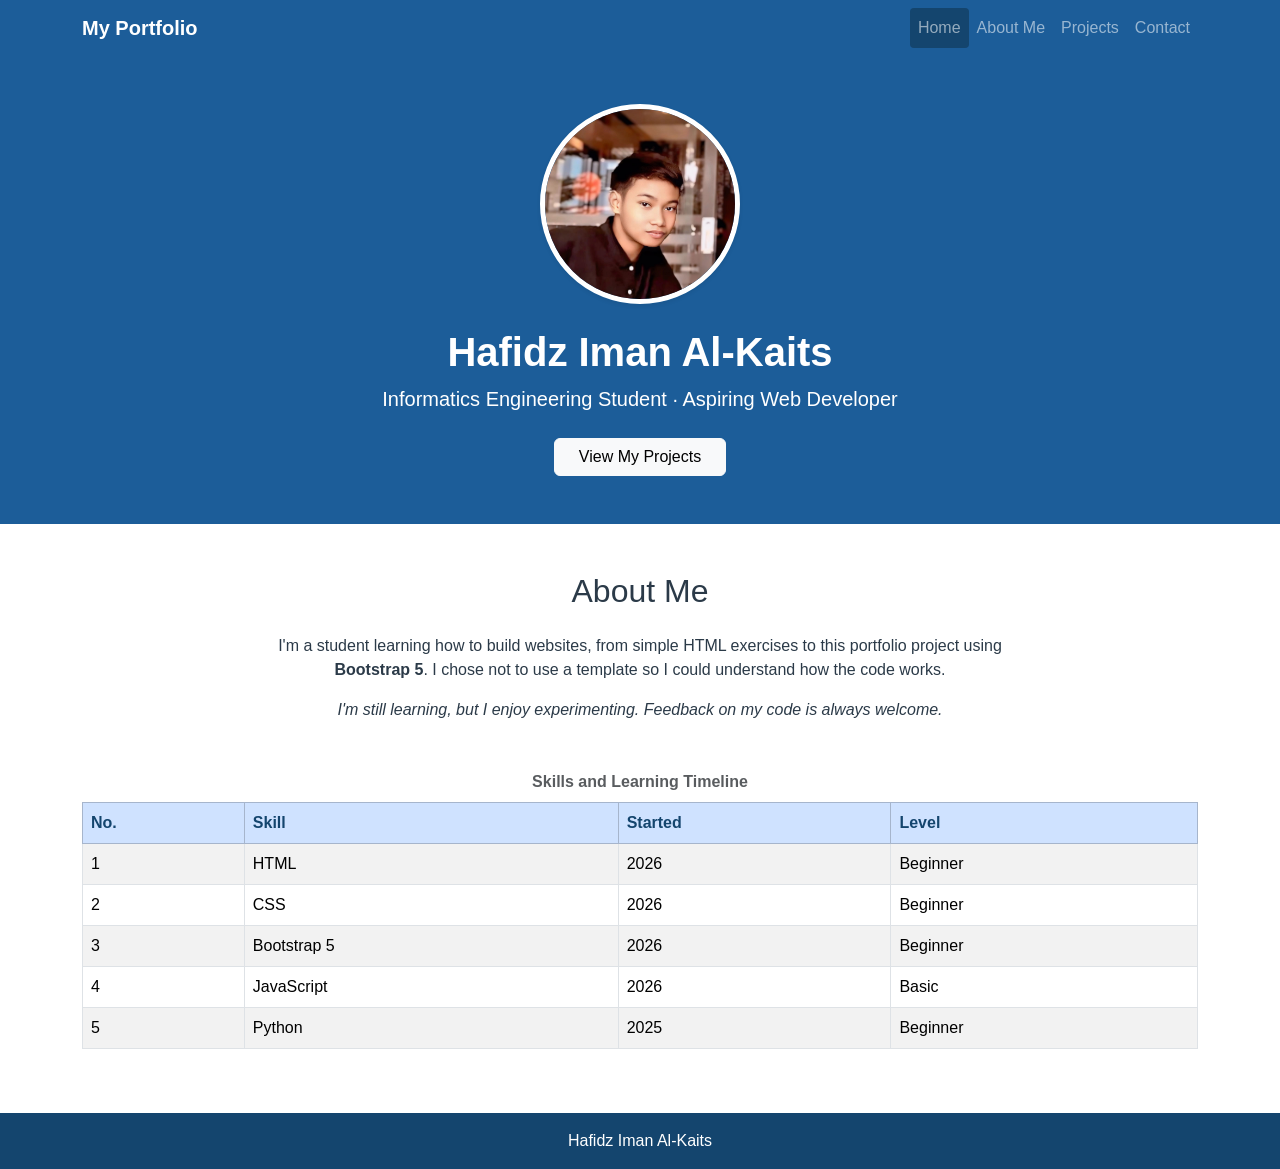
<file: index.html>
<!DOCTYPE html>
<html lang="en">
<head>
  <meta charset="UTF-8">
  <meta name="viewport" content="width=device-width, initial-scale=1">
  <meta name="description" content="Hafidz Iman Al-Kaits' personal portfolio">
  <title>Portfolio - Home</title>

  <link href="https://cdn.jsdelivr.net/npm/bootstrap@5.3.3/dist/css/bootstrap.min.css" rel="stylesheet">
  <link rel="stylesheet" href="css/style.css">
</head>
<body>

  <header>
    <nav class="navbar navbar-expand-lg navbar-dark bg-primary nav-biru">
      <div class="container">
        <a class="navbar-brand fw-semibold" href="index.html">My Portfolio</a>
        <button class="navbar-toggler" type="button" data-bs-toggle="collapse" data-bs-target="#menu" aria-label="Toggle navigation">
          <span class="navbar-toggler-icon"></span>
        </button>
        <div class="collapse navbar-collapse" id="menu">
          <ul class="navbar-nav ms-auto">
            <li class="nav-item"><a class="nav-link aktif" href="index.html">Home</a></li>
            <li class="nav-item"><a class="nav-link" href="index.html#tentang">About Me</a></li>
            <li class="nav-item"><a class="nav-link" href="proyek.html">Projects</a></li>
            <li class="nav-item"><a class="nav-link" href="kontak.html">Contact</a></li>
          </ul>
        </div>
      </div>
    </nav>
  </header>

  <main>

    <section id="beranda" class="text-center py-5 hero-biru">
      <div class="container">
        <img src="img/foto.jpg" alt="Hafidz Iman Al-Kaits' profile photo" class="foto-profil mb-4 shadow-sm">
        <h1 class="fw-bold">Hafidz Iman Al-Kaits</h1>
        <p class="lead mb-4">Informatics Engineering Student &middot; Aspiring Web Developer</p>
        <a href="proyek.html" class="btn btn-light px-4">View My Projects</a>
      </div>
    </section>

    <section id="tentang" class="py-5">
      <div class="container">
        <h2 class="mb-4 text-center">About Me</h2>
        <div class="row justify-content-center">
          <div class="col-lg-8">
            <p class="text-center">
              I'm a student learning how to build websites, from simple HTML
              exercises to this portfolio project using <strong>Bootstrap 5</strong>.
              I chose not to use a template so I could understand how the code works.
            </p>
            <p class="text-center">
        <em>I'm still learning, but I enjoy experimenting. Feedback on my code is always welcome.</em>
            </p>
          </div>
        </div>

        <div class="table-responsive mt-4">
          <table class="table table-striped table-bordered align-middle">
            <caption class="text-center fw-semibold">Skills and Learning Timeline</caption>
            <thead class="table-primary">
              <tr>
                <th>No.</th>
                <th>Skill</th>
                <th>Started</th>
                <th>Level</th>
              </tr>
            </thead>
            <tbody>
              <tr><td>1</td><td>HTML</td><td>2026</td><td>Beginner</td></tr>
              <tr><td>2</td><td>CSS</td><td>2026</td><td>Beginner</td></tr>
              <tr><td>3</td><td>Bootstrap 5</td><td>2026</td><td>Beginner</td></tr>
              <tr><td>4</td><td>JavaScript</td><td>2026</td><td>Basic</td></tr>
              <tr><td>5</td><td>Python</td><td>2025</td><td>Beginner</td></tr>
            </tbody>
          </table>
        </div>
      </div>
    </section>

  </main>

  <footer class="py-3 text-center footer-biru">
    <div class="container">
      <p class="mb-0">Hafidz Iman Al-Kaits</p>
    </div>
  </footer>

  <script src="https://cdn.jsdelivr.net/npm/bootstrap@5.3.3/dist/js/bootstrap.bundle.min.js"></script>
</body>
</html>
</file>
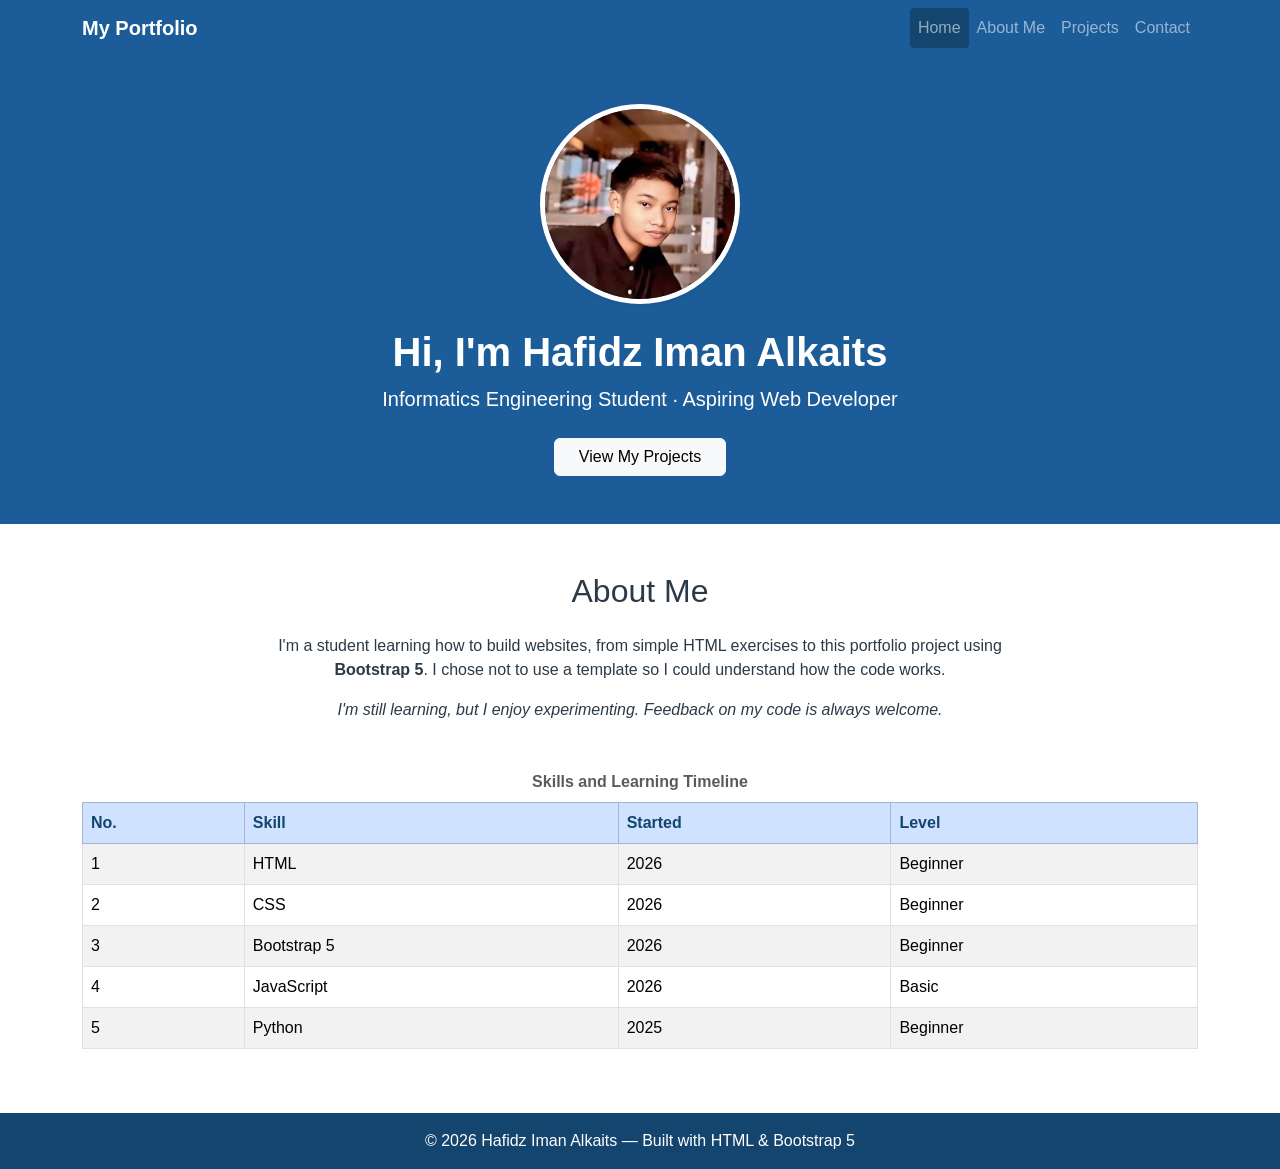
<file: my portfolio/index.html>
<!DOCTYPE html>
<html lang="en">
<head>
  <meta charset="UTF-8">
  <meta name="viewport" content="width=device-width, initial-scale=1">
  <meta name="description" content="Hafidz Iman Alkaits' personal portfolio">
  <title>Portfolio - Home</title>

  <link href="https://cdn.jsdelivr.net/npm/bootstrap@5.3.3/dist/css/bootstrap.min.css" rel="stylesheet">
  <link rel="stylesheet" href="css/style.css">
</head>
<body>

  <header>
    <nav class="navbar navbar-expand-lg navbar-dark bg-primary nav-biru">
      <div class="container">
        <a class="navbar-brand fw-semibold" href="index.html">My Portfolio</a>
        <button class="navbar-toggler" type="button" data-bs-toggle="collapse" data-bs-target="#menu" aria-label="Toggle navigation">
          <span class="navbar-toggler-icon"></span>
        </button>
        <div class="collapse navbar-collapse" id="menu">
          <ul class="navbar-nav ms-auto">
            <li class="nav-item"><a class="nav-link aktif" href="index.html">Home</a></li>
            <li class="nav-item"><a class="nav-link" href="index.html#tentang">About Me</a></li>
            <li class="nav-item"><a class="nav-link" href="proyek.html">Projects</a></li>
            <li class="nav-item"><a class="nav-link" href="kontak.html">Contact</a></li>
          </ul>
        </div>
      </div>
    </nav>
  </header>

  <main>

    <section id="beranda" class="text-center py-5 hero-biru">
      <div class="container">
        <img src="img/foto.jpg" alt="Hafidz Iman Alkaits' profile photo" class="foto-profil mb-4 shadow-sm">
        <h1 class="fw-bold">Hi, I'm Hafidz Iman Alkaits</h1>
        <p class="lead mb-4">Informatics Engineering Student &middot; Aspiring Web Developer</p>
        <a href="proyek.html" class="btn btn-light px-4">View My Projects</a>
      </div>
    </section>

    <section id="tentang" class="py-5">
      <div class="container">
        <h2 class="mb-4 text-center">About Me</h2>
        <div class="row justify-content-center">
          <div class="col-lg-8">
            <p class="text-center">
              I'm a student learning how to build websites, from simple HTML
              exercises to this portfolio project using <strong>Bootstrap 5</strong>.
              I chose not to use a template so I could understand how the code works.
            </p>
            <p class="text-center">
        <em>I'm still learning, but I enjoy experimenting. Feedback on my code is always welcome.</em>
            </p>
          </div>
        </div>

        <div class="table-responsive mt-4">
          <table class="table table-striped table-bordered align-middle">
            <caption class="text-center fw-semibold">Skills and Learning Timeline</caption>
            <thead class="table-primary">
              <tr>
                <th>No.</th>
                <th>Skill</th>
                <th>Started</th>
                <th>Level</th>
              </tr>
            </thead>
            <tbody>
              <tr><td>1</td><td>HTML</td><td>2026</td><td>Beginner</td></tr>
              <tr><td>2</td><td>CSS</td><td>2026</td><td>Beginner</td></tr>
              <tr><td>3</td><td>Bootstrap 5</td><td>2026</td><td>Beginner</td></tr>
              <tr><td>4</td><td>JavaScript</td><td>2026</td><td>Basic</td></tr>
              <tr><td>5</td><td>Python</td><td>2025</td><td>Beginner</td></tr>
            </tbody>
          </table>
        </div>
      </div>
    </section>

  </main>

  <footer class="py-3 text-center footer-biru">
    <div class="container">
      <p class="mb-0">&copy; 2026 Hafidz Iman Alkaits &mdash; Built with HTML &amp; Bootstrap 5</p>
    </div>
  </footer>

  <script src="https://cdn.jsdelivr.net/npm/bootstrap@5.3.3/dist/js/bootstrap.bundle.min.js"></script>
</body>
</html>
</file>
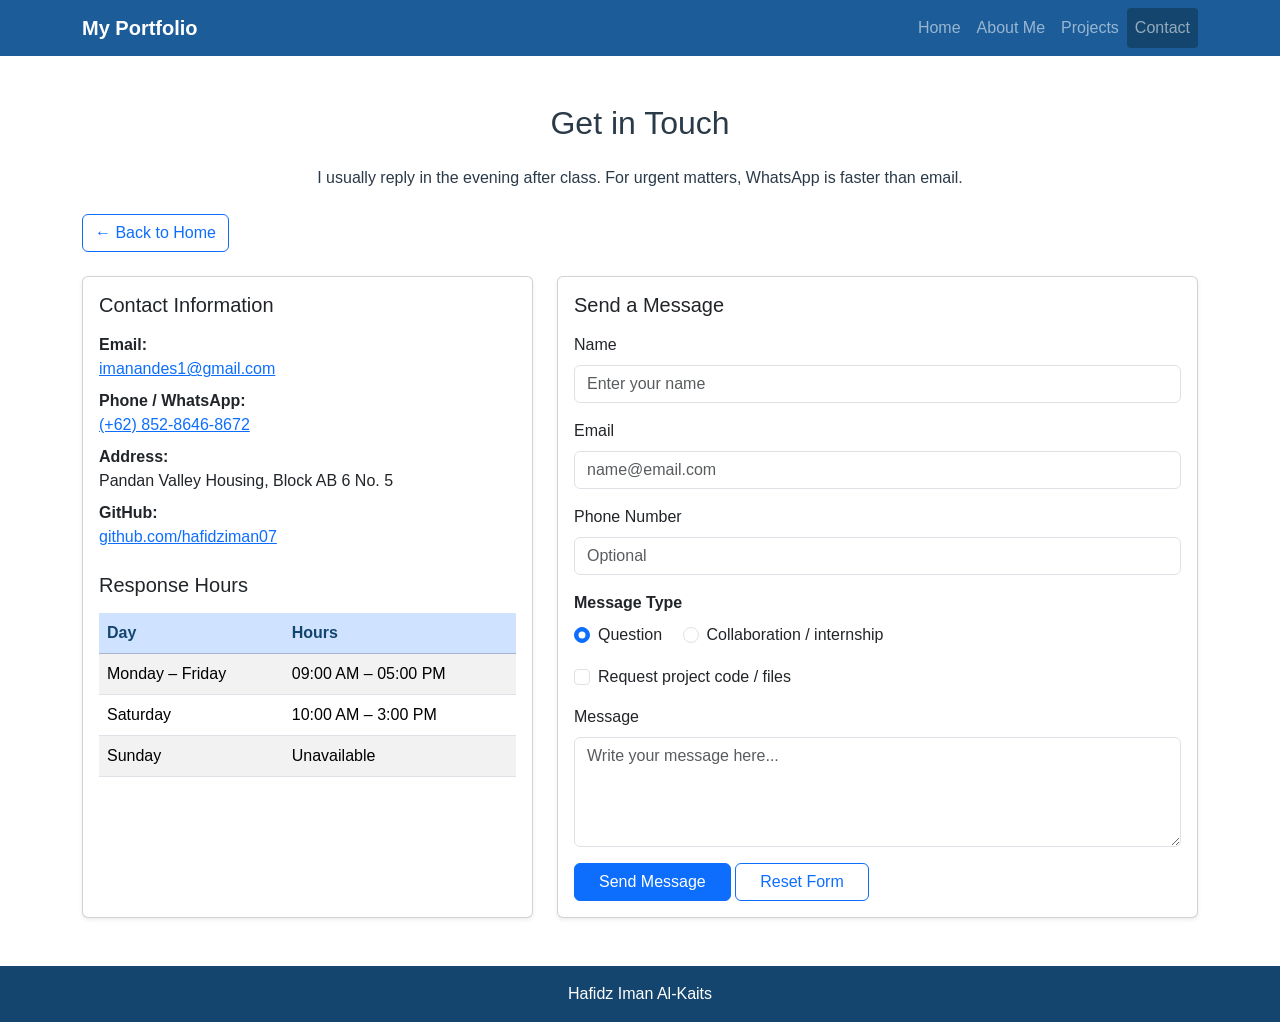
<file: kontak.html>
<!DOCTYPE html>
<html lang="en">
<head>
  <meta charset="UTF-8">
  <meta name="viewport" content="width=device-width, initial-scale=1">
  <meta name="description" content="Contact page and message form">
  <title>Portfolio - Contact</title>

  <link href="https://cdn.jsdelivr.net/npm/bootstrap@5.3.3/dist/css/bootstrap.min.css" rel="stylesheet">
  <link rel="stylesheet" href="css/style.css">
</head>
<body>

  <header>
    <nav class="navbar navbar-expand-lg navbar-dark bg-primary nav-biru">
      <div class="container">
        <a class="navbar-brand fw-semibold" href="index.html">My Portfolio</a>
        <button class="navbar-toggler" type="button" data-bs-toggle="collapse" data-bs-target="#menu" aria-label="Toggle navigation">
          <span class="navbar-toggler-icon"></span>
        </button>
        <div class="collapse navbar-collapse" id="menu">
          <ul class="navbar-nav ms-auto">
            <li class="nav-item"><a class="nav-link" href="index.html">Home</a></li>
            <li class="nav-item"><a class="nav-link" href="index.html#tentang">About Me</a></li>
            <li class="nav-item"><a class="nav-link" href="proyek.html">Projects</a></li>
            <li class="nav-item"><a class="nav-link aktif" href="kontak.html">Contact</a></li>
          </ul>
        </div>
      </div>
    </nav>
  </header>

  <main>
    <section id="kontak" class="py-5">
      <div class="container">
        <h2 class="mb-4 text-center">Get in Touch</h2>
        <p class="text-center mb-4">I usually reply in the evening after class. For urgent matters, WhatsApp is faster than email.</p>
        <p class="mb-4">
          <a href="index.html" class="btn btn-outline-primary">&larr; Back to Home</a>
        </p>

        <div class="row g-4">
          <div class="col-12 col-lg-5">
            <div class="card h-100 shadow-sm">
              <div class="card-body">
                <h5 class="card-title mb-3">Contact Information</h5>
                <p class="mb-2"><strong>Email:</strong><br>
                  <a href="https://mail.google.com/mail/?view=cm&amp;fs=1&amp;to=imanandes1%40gmail.com" target="_blank" rel="noopener noreferrer">imanandes1@gmail.com</a></p>
                <p class="mb-2"><strong>Phone / WhatsApp:</strong><br>
                  <a href="tel:+6285286468672">(+62) 852-8646-8672</a></p>
                <p class="mb-2"><strong>Address:</strong><br>Pandan Valley Housing, Block AB 6 No. 5</p>
                <p class="mb-0"><strong>GitHub:</strong><br>
                  <a href="https://github.com/hafidziman07" target="_blank" rel="noopener noreferrer">github.com/hafidziman07</a></p>
                <h5 class="mt-4 mb-3">Response Hours</h5>
                <div class="table-responsive">
                  <table class="table table-striped align-middle mb-0">
                    <thead class="table-primary">
                      <tr><th>Day</th><th>Hours</th></tr>
                    </thead>
                    <tbody>
                      <tr><td>Monday &ndash; Friday</td><td>09:00 AM &ndash; 05:00 PM</td></tr>
                      <tr><td>Saturday</td><td>10:00 AM &ndash; 3:00 PM</td></tr>
                      <tr><td>Sunday</td><td>Unavailable</td></tr>
                    </tbody>
                  </table>
                </div>
              </div>
            </div>
          </div>

          <div class="col-12 col-lg-7">
            <div class="card shadow-sm">
              <div class="card-body">
                <h5 class="card-title mb-3">Send a Message</h5>

                <form action="#" method="post">
                  <div class="mb-3">
                    <label for="nama" class="form-label">Name</label>
                    <input type="text" class="form-control" id="nama" name="nama" placeholder="Enter your name" required>
                  </div>

                  <div class="mb-3">
                    <label for="email" class="form-label">Email</label>
                    <input type="email" class="form-control" id="email" name="email" placeholder="name@email.com" required>
                  </div>

                  <div class="mb-3">
                    <label for="telepon" class="form-label">Phone Number</label>
                    <input type="text" class="form-control" id="telepon" name="telepon" placeholder="Optional">
                  </div>

                  <div class="mb-3">
                    <span class="form-label d-block fw-semibold">Message Type</span>
                    <div class="form-check form-check-inline">
                      <input class="form-check-input" type="radio" name="jenis" id="tanya" value="tanya" checked>
                      <label class="form-check-label" for="tanya">Question</label>
                    </div>
                    <div class="form-check form-check-inline">
                      <input class="form-check-input" type="radio" name="jenis" id="kerja" value="kerja">
                      <label class="form-check-label" for="kerja">Collaboration / internship</label>
                    </div>
                  </div>

                  <div class="form-check mb-3">
                    <input class="form-check-input" type="checkbox" id="minta" name="minta">
                    <label class="form-check-label" for="minta">Request project code / files</label>
                  </div>

                  <div class="mb-3">
                    <label for="pesan" class="form-label">Message</label>
                    <textarea class="form-control" id="pesan" name="pesan" rows="4" placeholder="Write your message here..." required></textarea>
                  </div>

                  <button type="submit" class="btn btn-primary px-4">Send Message</button>
                  <button type="reset" class="btn btn-outline-primary px-4">Reset Form</button>
                </form>

              </div>
            </div>
          </div>
        </div>

      </div>
    </section>
  </main>

  <footer class="py-3 text-center footer-biru">
    <div class="container">
      <p class="mb-0">Hafidz Iman Al-Kaits</p>
    </div>
  </footer>

  <script src="https://cdn.jsdelivr.net/npm/bootstrap@5.3.3/dist/js/bootstrap.bundle.min.js"></script>
</body>
</html>
</file>
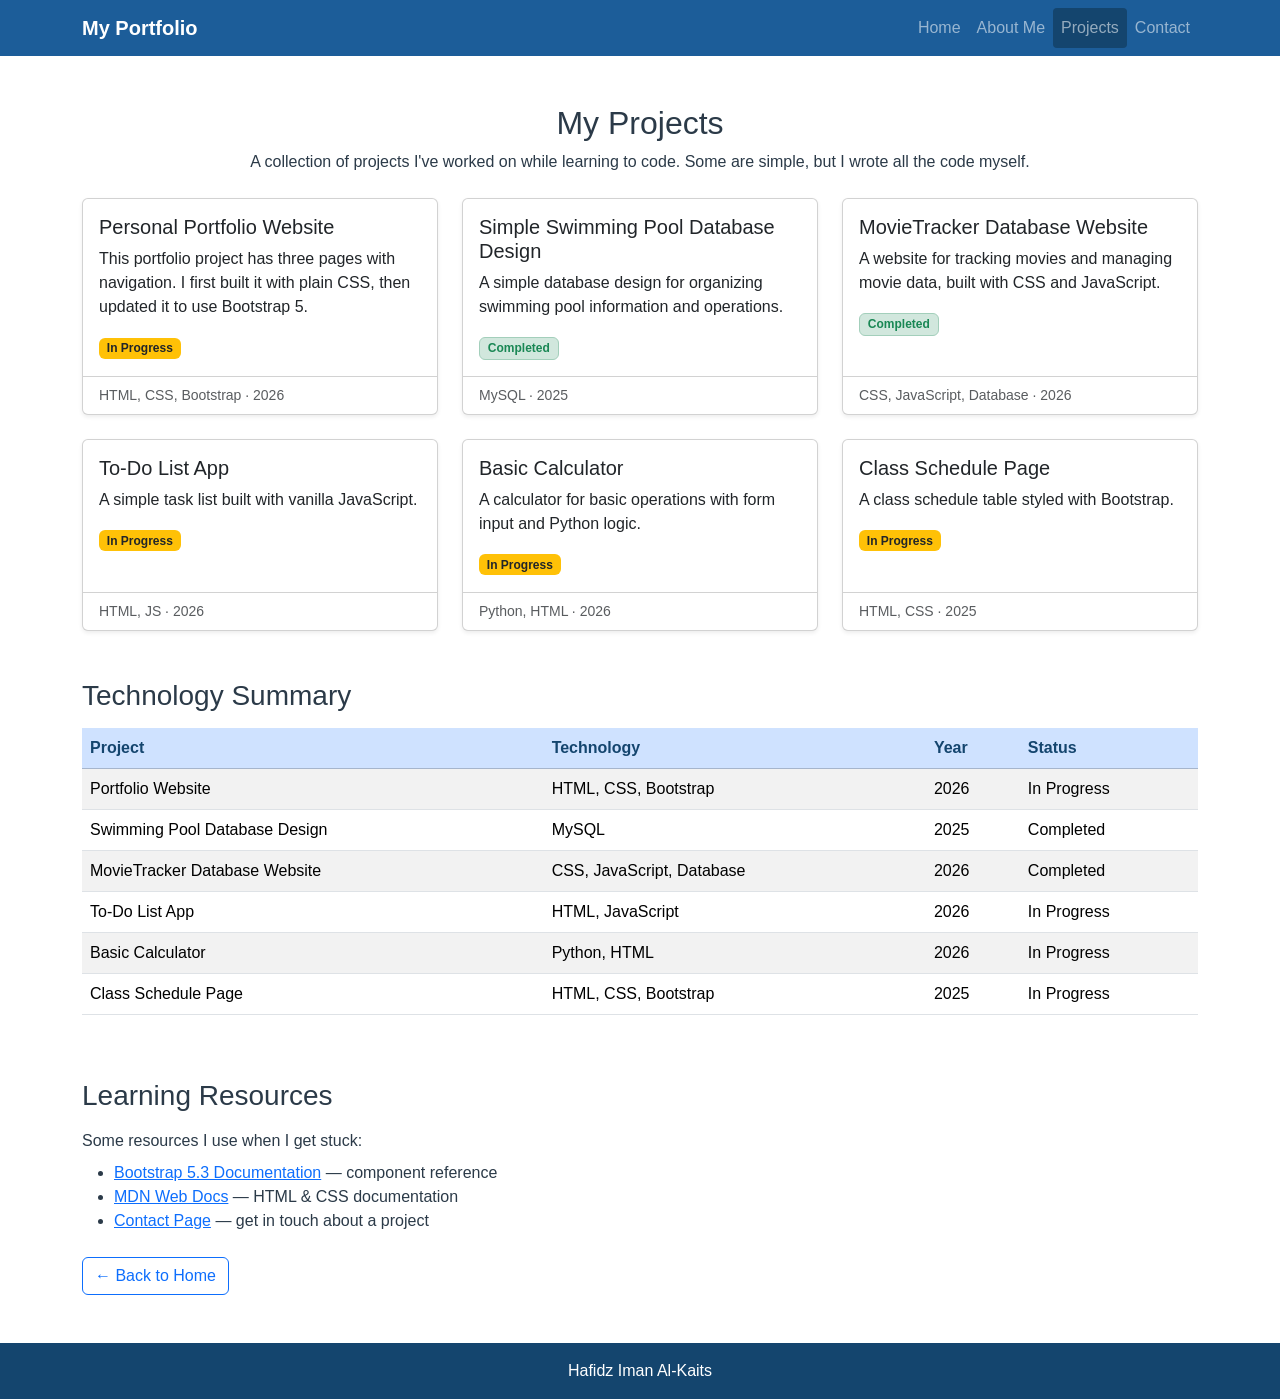
<file: proyek.html>
<!DOCTYPE html>
<html lang="en">
<head>
  <meta charset="UTF-8">
  <meta name="viewport" content="width=device-width, initial-scale=1">
  <meta name="description" content="A list of projects in my portfolio">
  <title>Portfolio - Projects</title>

  <link href="https://cdn.jsdelivr.net/npm/bootstrap@5.3.3/dist/css/bootstrap.min.css" rel="stylesheet">
  <link rel="stylesheet" href="css/style.css">
</head>
<body>

  <header>
    <nav class="navbar navbar-expand-lg navbar-dark bg-primary nav-biru">
      <div class="container">
        <a class="navbar-brand fw-semibold" href="index.html">My Portfolio</a>
        <button class="navbar-toggler" type="button" data-bs-toggle="collapse" data-bs-target="#menu" aria-label="Toggle navigation">
          <span class="navbar-toggler-icon"></span>
        </button>
        <div class="collapse navbar-collapse" id="menu">
          <ul class="navbar-nav ms-auto">
            <li class="nav-item"><a class="nav-link" href="index.html">Home</a></li>
            <li class="nav-item"><a class="nav-link" href="index.html#tentang">About Me</a></li>
            <li class="nav-item"><a class="nav-link aktif" href="proyek.html">Projects</a></li>
            <li class="nav-item"><a class="nav-link" href="kontak.html">Contact</a></li>
          </ul>
        </div>
      </div>
    </nav>
  </header>

  <main>
    <section id="daftar-proyek" class="py-5">
      <div class="container">
        <h2 class="mb-2 text-center">My Projects</h2>
        <p class="text-center mb-4">A collection of projects I've worked on while learning to code. Some are simple, but I wrote all the code myself.</p>

        <div class="row g-4">
          <div class="col-12 col-md-4">
            <div class="card h-100 shadow-sm">
              <div class="card-body">
                <h5 class="card-title">Personal Portfolio Website</h5>
                <p class="card-text">This portfolio project has three pages with navigation. I first built it with plain CSS, then updated it to use Bootstrap 5.</p>
                <span class="badge bg-warning text-dark">In Progress</span>
              </div>
              <div class="card-footer bg-transparent small text-muted">HTML, CSS, Bootstrap &middot; 2026</div>
            </div>
          </div>

          <div class="col-12 col-md-4">
            <div class="card h-100 shadow-sm">
              <div class="card-body">
                <h5 class="card-title">Simple Swimming Pool Database Design</h5>
                <p class="card-text">A simple database design for organizing swimming pool information and operations.</p>
                <span class="badge bg-success-subtle text-success border border-success-subtle">Completed</span>
              </div>
              <div class="card-footer bg-transparent small text-muted">MySQL &middot; 2025</div>
            </div>
          </div>

          <div class="col-12 col-md-4">
            <div class="card h-100 shadow-sm">
              <div class="card-body">
                <h5 class="card-title">MovieTracker Database Website</h5>
                <p class="card-text">A website for tracking movies and managing movie data, built with CSS and JavaScript.</p>
                <span class="badge bg-success-subtle text-success border border-success-subtle">Completed</span>
              </div>
              <div class="card-footer bg-transparent small text-muted">CSS, JavaScript, Database &middot; 2026</div>
            </div>
          </div>

          <div class="col-12 col-md-4">
            <div class="card h-100 shadow-sm">
              <div class="card-body">
                <h5 class="card-title">To-Do List App</h5>
                <p class="card-text">A simple task list built with vanilla JavaScript.</p>
                <span class="badge bg-warning text-dark">In Progress</span>
              </div>
              <div class="card-footer bg-transparent small text-muted">HTML, JS &middot; 2026</div>
            </div>
          </div>

          <div class="col-12 col-md-4">
            <div class="card h-100 shadow-sm">
              <div class="card-body">
                <h5 class="card-title">Basic Calculator</h5>
                <p class="card-text">A calculator for basic operations with form input and Python logic.</p>
                <span class="badge bg-warning text-dark">In Progress</span>
              </div>
              <div class="card-footer bg-transparent small text-muted">Python, HTML &middot; 2026</div>
            </div>
          </div>

          <div class="col-12 col-md-4">
            <div class="card h-100 shadow-sm">
              <div class="card-body">
                <h5 class="card-title">Class Schedule Page</h5>
                <p class="card-text">A class schedule table styled with Bootstrap.</p>
                <span class="badge bg-warning text-dark">In Progress</span>
              </div>
              <div class="card-footer bg-transparent small text-muted">HTML, CSS &middot; 2025</div>
            </div>
          </div>
        </div>

        <h3 class="mt-5 mb-3">Technology Summary</h3>
        <div class="table-responsive">
          <table class="table table-hover table-striped align-middle">
            <thead class="table-primary">
              <tr><th>Project</th><th>Technology</th><th>Year</th><th>Status</th></tr>
            </thead>
            <tbody>
              <tr><td>Portfolio Website</td><td>HTML, CSS, Bootstrap</td><td>2026</td><td>In Progress</td></tr>
              <tr><td>Swimming Pool Database Design</td><td>MySQL</td><td>2025</td><td>Completed</td></tr>
              <tr><td>MovieTracker Database Website</td><td>CSS, JavaScript, Database</td><td>2026</td><td>Completed</td></tr>
              <tr><td>To-Do List App</td><td>HTML, JavaScript</td><td>2026</td><td>In Progress</td></tr>
              <tr><td>Basic Calculator</td><td>Python, HTML</td><td>2026</td><td>In Progress</td></tr>
              <tr><td>Class Schedule Page</td><td>HTML, CSS, Bootstrap</td><td>2025</td><td>In Progress</td></tr>
            </tbody>
          </table>
        </div>

        <h3 class="mt-5 mb-3">Learning Resources</h3>
        <p class="mb-2">Some resources I use when I get stuck:</p>
        <ul class="mb-4">
          <li><a href="https://getbootstrap.com/docs/5.3/" target="_blank" rel="noopener">Bootstrap 5.3 Documentation</a> &mdash; component reference</li>
          <li><a href="https://developer.mozilla.org/" target="_blank" rel="noopener">MDN Web Docs</a> &mdash; HTML &amp; CSS documentation</li>
          <li><a href="kontak.html">Contact Page</a> &mdash; get in touch about a project</li>
        </ul>

        <a href="index.html" class="btn btn-outline-primary">&larr; Back to Home</a>
      </div>
    </section>
  </main>

  <footer class="py-3 text-center footer-biru">
    <div class="container">
      <p class="mb-0">Hafidz Iman Al-Kaits</p>
    </div>
  </footer>

  <script src="https://cdn.jsdelivr.net/npm/bootstrap@5.3.3/dist/js/bootstrap.bundle.min.js"></script>
</body>
</html>
</file>
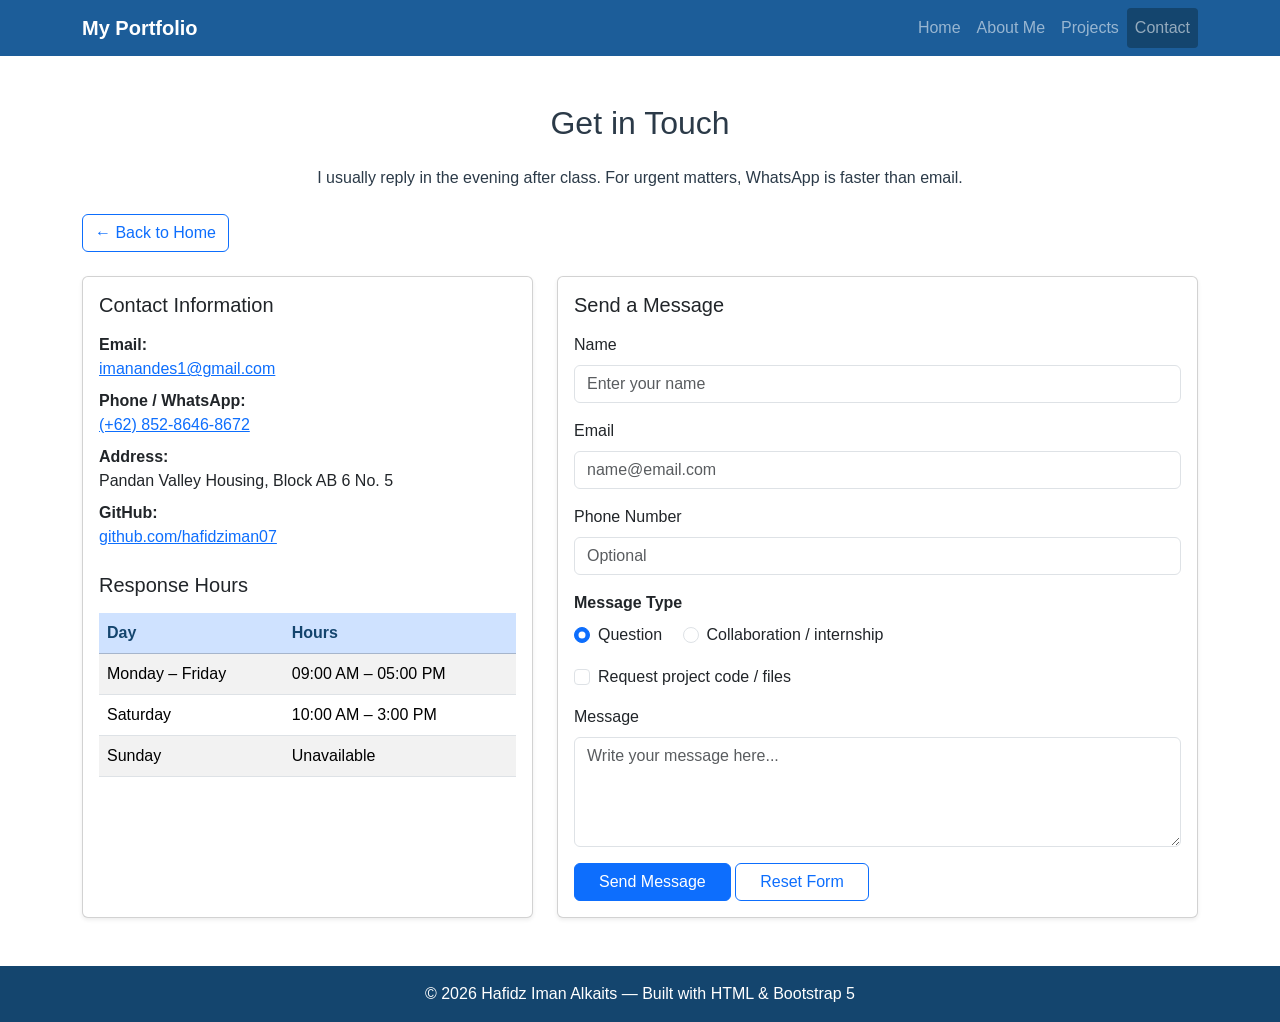
<file: my portfolio/kontak.html>
<!DOCTYPE html>
<html lang="en">
<head>
  <meta charset="UTF-8">
  <meta name="viewport" content="width=device-width, initial-scale=1">
  <meta name="description" content="Contact page and message form">
  <title>Portfolio - Contact</title>

  <link href="https://cdn.jsdelivr.net/npm/bootstrap@5.3.3/dist/css/bootstrap.min.css" rel="stylesheet">
  <link rel="stylesheet" href="css/style.css">
</head>
<body>

  <header>
    <nav class="navbar navbar-expand-lg navbar-dark bg-primary nav-biru">
      <div class="container">
        <a class="navbar-brand fw-semibold" href="index.html">My Portfolio</a>
        <button class="navbar-toggler" type="button" data-bs-toggle="collapse" data-bs-target="#menu" aria-label="Toggle navigation">
          <span class="navbar-toggler-icon"></span>
        </button>
        <div class="collapse navbar-collapse" id="menu">
          <ul class="navbar-nav ms-auto">
            <li class="nav-item"><a class="nav-link" href="index.html">Home</a></li>
            <li class="nav-item"><a class="nav-link" href="index.html#tentang">About Me</a></li>
            <li class="nav-item"><a class="nav-link" href="proyek.html">Projects</a></li>
            <li class="nav-item"><a class="nav-link aktif" href="kontak.html">Contact</a></li>
          </ul>
        </div>
      </div>
    </nav>
  </header>

  <main>
    <section id="kontak" class="py-5">
      <div class="container">
        <h2 class="mb-4 text-center">Get in Touch</h2>
        <p class="text-center mb-4">I usually reply in the evening after class. For urgent matters, WhatsApp is faster than email.</p>
        <p class="mb-4">
          <a href="index.html" class="btn btn-outline-primary">&larr; Back to Home</a>
        </p>

        <div class="row g-4">
          <div class="col-12 col-lg-5">
            <div class="card h-100 shadow-sm">
              <div class="card-body">
                <h5 class="card-title mb-3">Contact Information</h5>
                <p class="mb-2"><strong>Email:</strong><br>
                  <a href="https://mail.google.com/mail/?view=cm&amp;fs=1&amp;to=imanandes1%40gmail.com" target="_blank" rel="noopener noreferrer">imanandes1@gmail.com</a></p>
                <p class="mb-2"><strong>Phone / WhatsApp:</strong><br>
                  <a href="tel:+6285286468672">(+62) 852-8646-8672</a></p>
                <p class="mb-2"><strong>Address:</strong><br>Pandan Valley Housing, Block AB 6 No. 5</p>
                <p class="mb-0"><strong>GitHub:</strong><br>
                  <a href="https://github.com/hafidziman07" target="_blank" rel="noopener noreferrer">github.com/hafidziman07</a></p>
                <h5 class="mt-4 mb-3">Response Hours</h5>
                <div class="table-responsive">
                  <table class="table table-striped align-middle mb-0">
                    <thead class="table-primary">
                      <tr><th>Day</th><th>Hours</th></tr>
                    </thead>
                    <tbody>
                      <tr><td>Monday &ndash; Friday</td><td>09:00 AM &ndash; 05:00 PM</td></tr>
                      <tr><td>Saturday</td><td>10:00 AM &ndash; 3:00 PM</td></tr>
                      <tr><td>Sunday</td><td>Unavailable</td></tr>
                    </tbody>
                  </table>
                </div>
              </div>
            </div>
          </div>

          <div class="col-12 col-lg-7">
            <div class="card shadow-sm">
              <div class="card-body">
                <h5 class="card-title mb-3">Send a Message</h5>

                <form action="#" method="post">
                  <div class="mb-3">
                    <label for="nama" class="form-label">Name</label>
                    <input type="text" class="form-control" id="nama" name="nama" placeholder="Enter your name" required>
                  </div>

                  <div class="mb-3">
                    <label for="email" class="form-label">Email</label>
                    <input type="email" class="form-control" id="email" name="email" placeholder="name@email.com" required>
                  </div>

                  <div class="mb-3">
                    <label for="telepon" class="form-label">Phone Number</label>
                    <input type="text" class="form-control" id="telepon" name="telepon" placeholder="Optional">
                  </div>

                  <div class="mb-3">
                    <span class="form-label d-block fw-semibold">Message Type</span>
                    <div class="form-check form-check-inline">
                      <input class="form-check-input" type="radio" name="jenis" id="tanya" value="tanya" checked>
                      <label class="form-check-label" for="tanya">Question</label>
                    </div>
                    <div class="form-check form-check-inline">
                      <input class="form-check-input" type="radio" name="jenis" id="kerja" value="kerja">
                      <label class="form-check-label" for="kerja">Collaboration / internship</label>
                    </div>
                  </div>

                  <div class="form-check mb-3">
                    <input class="form-check-input" type="checkbox" id="minta" name="minta">
                    <label class="form-check-label" for="minta">Request project code / files</label>
                  </div>

                  <div class="mb-3">
                    <label for="pesan" class="form-label">Message</label>
                    <textarea class="form-control" id="pesan" name="pesan" rows="4" placeholder="Write your message here..." required></textarea>
                  </div>

                  <button type="submit" class="btn btn-primary px-4">Send Message</button>
                  <button type="reset" class="btn btn-outline-primary px-4">Reset Form</button>
                </form>

              </div>
            </div>
          </div>
        </div>

      </div>
    </section>
  </main>

  <footer class="py-3 text-center footer-biru">
    <div class="container">
      <p class="mb-0">&copy; 2026 Hafidz Iman Alkaits &mdash; Built with HTML &amp; Bootstrap 5</p>
    </div>
  </footer>

  <script src="https://cdn.jsdelivr.net/npm/bootstrap@5.3.3/dist/js/bootstrap.bundle.min.js"></script>
</body>
</html>
</file>
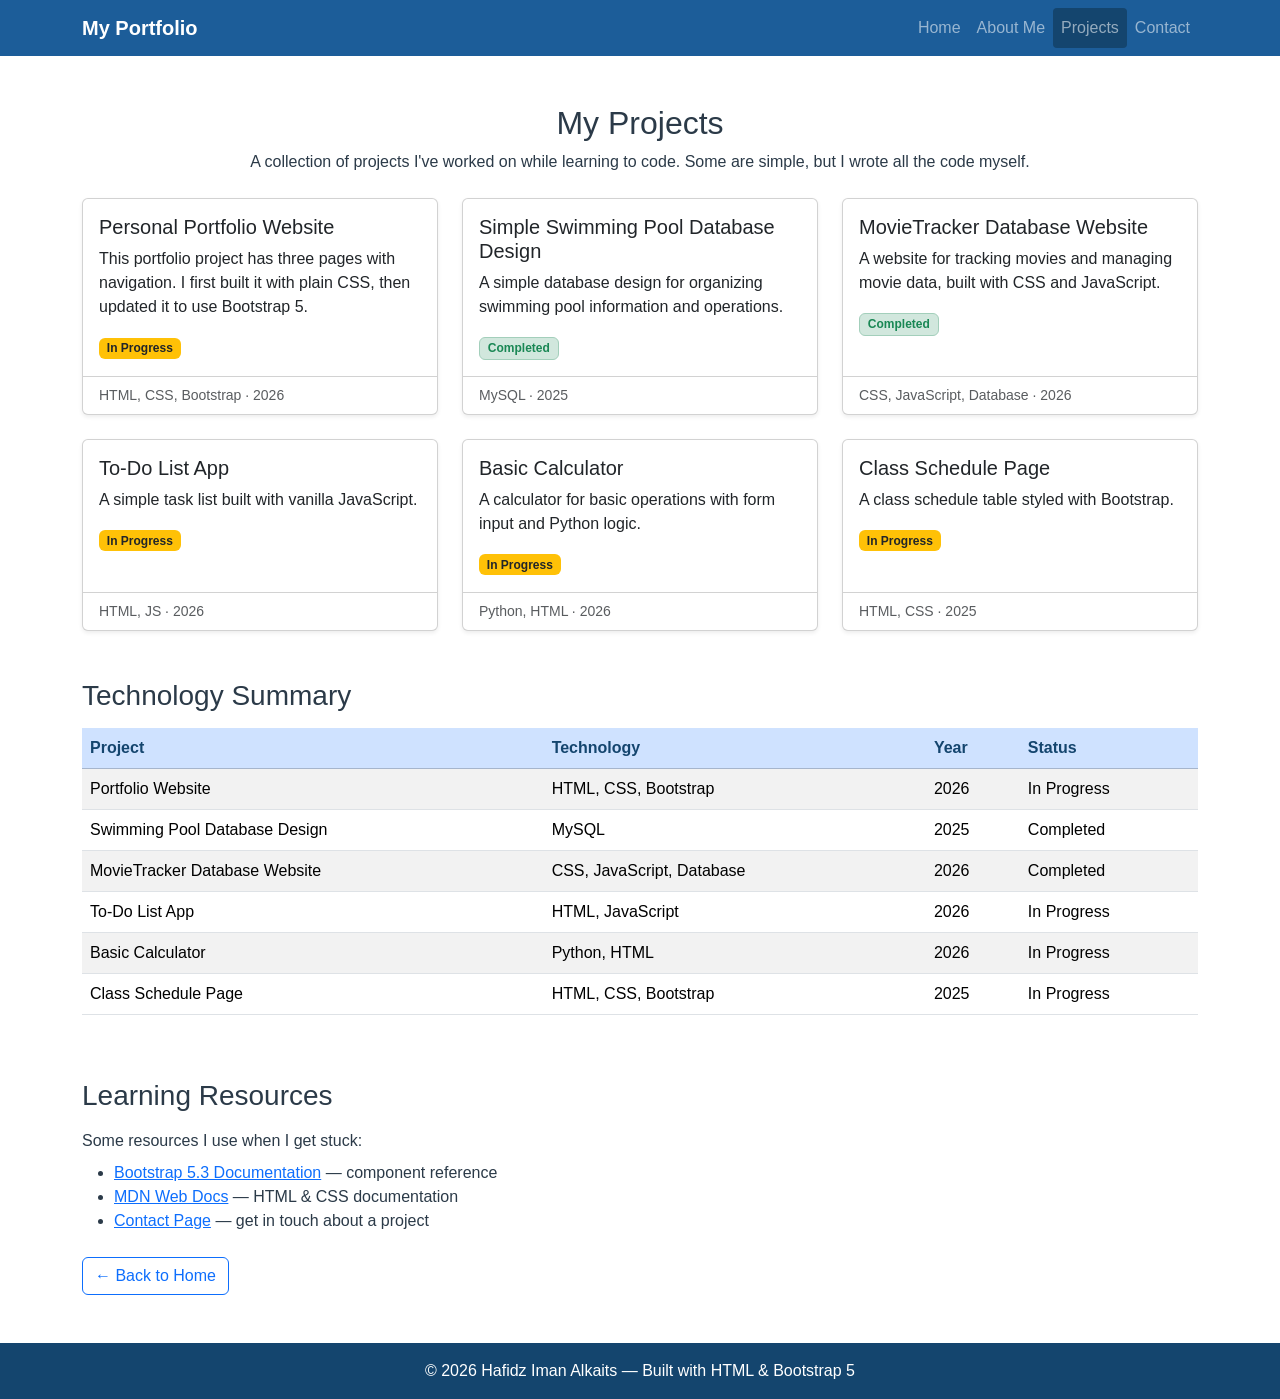
<file: my portfolio/proyek.html>
<!DOCTYPE html>
<html lang="en">
<head>
  <meta charset="UTF-8">
  <meta name="viewport" content="width=device-width, initial-scale=1">
  <meta name="description" content="A list of projects in my portfolio">
  <title>Portfolio - Projects</title>

  <link href="https://cdn.jsdelivr.net/npm/bootstrap@5.3.3/dist/css/bootstrap.min.css" rel="stylesheet">
  <link rel="stylesheet" href="css/style.css">
</head>
<body>

  <header>
    <nav class="navbar navbar-expand-lg navbar-dark bg-primary nav-biru">
      <div class="container">
        <a class="navbar-brand fw-semibold" href="index.html">My Portfolio</a>
        <button class="navbar-toggler" type="button" data-bs-toggle="collapse" data-bs-target="#menu" aria-label="Toggle navigation">
          <span class="navbar-toggler-icon"></span>
        </button>
        <div class="collapse navbar-collapse" id="menu">
          <ul class="navbar-nav ms-auto">
            <li class="nav-item"><a class="nav-link" href="index.html">Home</a></li>
            <li class="nav-item"><a class="nav-link" href="index.html#tentang">About Me</a></li>
            <li class="nav-item"><a class="nav-link aktif" href="proyek.html">Projects</a></li>
            <li class="nav-item"><a class="nav-link" href="kontak.html">Contact</a></li>
          </ul>
        </div>
      </div>
    </nav>
  </header>

  <main>
    <section id="daftar-proyek" class="py-5">
      <div class="container">
        <h2 class="mb-2 text-center">My Projects</h2>
        <p class="text-center mb-4">A collection of projects I've worked on while learning to code. Some are simple, but I wrote all the code myself.</p>

        <div class="row g-4">
          <div class="col-12 col-md-4">
            <div class="card h-100 shadow-sm">
              <div class="card-body">
                <h5 class="card-title">Personal Portfolio Website</h5>
                <p class="card-text">This portfolio project has three pages with navigation. I first built it with plain CSS, then updated it to use Bootstrap 5.</p>
                <span class="badge bg-warning text-dark">In Progress</span>
              </div>
              <div class="card-footer bg-transparent small text-muted">HTML, CSS, Bootstrap &middot; 2026</div>
            </div>
          </div>

          <div class="col-12 col-md-4">
            <div class="card h-100 shadow-sm">
              <div class="card-body">
                <h5 class="card-title">Simple Swimming Pool Database Design</h5>
                <p class="card-text">A simple database design for organizing swimming pool information and operations.</p>
                <span class="badge bg-success-subtle text-success border border-success-subtle">Completed</span>
              </div>
              <div class="card-footer bg-transparent small text-muted">MySQL &middot; 2025</div>
            </div>
          </div>

          <div class="col-12 col-md-4">
            <div class="card h-100 shadow-sm">
              <div class="card-body">
                <h5 class="card-title">MovieTracker Database Website</h5>
                <p class="card-text">A website for tracking movies and managing movie data, built with CSS and JavaScript.</p>
                <span class="badge bg-success-subtle text-success border border-success-subtle">Completed</span>
              </div>
              <div class="card-footer bg-transparent small text-muted">CSS, JavaScript, Database &middot; 2026</div>
            </div>
          </div>

          <div class="col-12 col-md-4">
            <div class="card h-100 shadow-sm">
              <div class="card-body">
                <h5 class="card-title">To-Do List App</h5>
                <p class="card-text">A simple task list built with vanilla JavaScript.</p>
                <span class="badge bg-warning text-dark">In Progress</span>
              </div>
              <div class="card-footer bg-transparent small text-muted">HTML, JS &middot; 2026</div>
            </div>
          </div>

          <div class="col-12 col-md-4">
            <div class="card h-100 shadow-sm">
              <div class="card-body">
                <h5 class="card-title">Basic Calculator</h5>
                <p class="card-text">A calculator for basic operations with form input and Python logic.</p>
                <span class="badge bg-warning text-dark">In Progress</span>
              </div>
              <div class="card-footer bg-transparent small text-muted">Python, HTML &middot; 2026</div>
            </div>
          </div>

          <div class="col-12 col-md-4">
            <div class="card h-100 shadow-sm">
              <div class="card-body">
                <h5 class="card-title">Class Schedule Page</h5>
                <p class="card-text">A class schedule table styled with Bootstrap.</p>
                <span class="badge bg-warning text-dark">In Progress</span>
              </div>
              <div class="card-footer bg-transparent small text-muted">HTML, CSS &middot; 2025</div>
            </div>
          </div>
        </div>

        <h3 class="mt-5 mb-3">Technology Summary</h3>
        <div class="table-responsive">
          <table class="table table-hover table-striped align-middle">
            <thead class="table-primary">
              <tr><th>Project</th><th>Technology</th><th>Year</th><th>Status</th></tr>
            </thead>
            <tbody>
              <tr><td>Portfolio Website</td><td>HTML, CSS, Bootstrap</td><td>2026</td><td>In Progress</td></tr>
              <tr><td>Swimming Pool Database Design</td><td>MySQL</td><td>2025</td><td>Completed</td></tr>
              <tr><td>MovieTracker Database Website</td><td>CSS, JavaScript, Database</td><td>2026</td><td>Completed</td></tr>
              <tr><td>To-Do List App</td><td>HTML, JavaScript</td><td>2026</td><td>In Progress</td></tr>
              <tr><td>Basic Calculator</td><td>Python, HTML</td><td>2026</td><td>In Progress</td></tr>
              <tr><td>Class Schedule Page</td><td>HTML, CSS, Bootstrap</td><td>2025</td><td>In Progress</td></tr>
            </tbody>
          </table>
        </div>

        <h3 class="mt-5 mb-3">Learning Resources</h3>
        <p class="mb-2">Some resources I use when I get stuck:</p>
        <ul class="mb-4">
          <li><a href="https://getbootstrap.com/docs/5.3/" target="_blank" rel="noopener">Bootstrap 5.3 Documentation</a> &mdash; component reference</li>
          <li><a href="https://developer.mozilla.org/" target="_blank" rel="noopener">MDN Web Docs</a> &mdash; HTML &amp; CSS documentation</li>
          <li><a href="kontak.html">Contact Page</a> &mdash; get in touch about a project</li>
        </ul>

        <a href="index.html" class="btn btn-outline-primary">&larr; Back to Home</a>
      </div>
    </section>
  </main>

  <footer class="py-3 text-center footer-biru">
    <div class="container">
      <p class="mb-0">&copy; 2026 Hafidz Iman Alkaits &mdash; Built with HTML &amp; Bootstrap 5</p>
    </div>
  </footer>

  <script src="https://cdn.jsdelivr.net/npm/bootstrap@5.3.3/dist/js/bootstrap.bundle.min.js"></script>
</body>
</html>
</file>
<file: css/style.css>
/* Custom blue-and-white theme built on Bootstrap */

:root {
  --primary-blue: #1c5d99;
  --dark-blue: #14456e;
}

body {
  font-family: "Segoe UI", Arial, sans-serif;
  background-color: #ffffff;
  color: #2b3a48;
}

/* Blue navigation bar */
.nav-biru {
  background-color: var(--primary-blue) !important;
}

.navbar-nav .nav-link:hover,
.navbar-nav .aktif {
  background-color: var(--dark-blue);
  border-radius: 4px;
}

/* Blue home hero */
.hero-biru {
  background-color: var(--primary-blue);
  color: #ffffff;
}

.hero-biru h1 {
  color: #ffffff;
}

/* Circular profile photo */
.foto-profil {
  width: 200px;
  height: 200px;
  object-fit: cover;
  border-radius: 50%;
  border: 5px solid #ffffff;
}

/* Dark blue footer */
.footer-biru {
  background-color: var(--dark-blue);
  color: #ffffff;
}

/* Project cards lift slightly on hover */
.card {
  transition: transform 0.2s ease, box-shadow 0.2s ease;
}

.card:hover {
  transform: translateY(-4px);
  box-shadow: 0 8px 20px rgba(28, 93, 153, 0.18) !important;
}

/* Tables */
.table thead th {
  background-color: #cfe2ff;
  color: var(--dark-blue);
}

caption {
  caption-side: top;
}

/* Reduce the profile photo size on small screens */
@media (max-width: 575.98px) {
  .foto-profil {
    width: 150px;
    height: 150px;
  }
}
</file>
<file: my portfolio/css/style.css>
/* Custom blue-and-white theme built on Bootstrap */

:root {
  --primary-blue: #1c5d99;
  --dark-blue: #14456e;
}

body {
  font-family: "Segoe UI", Arial, sans-serif;
  background-color: #ffffff;
  color: #2b3a48;
}

/* Blue navigation bar */
.nav-biru {
  background-color: var(--primary-blue) !important;
}

.navbar-nav .nav-link:hover,
.navbar-nav .aktif {
  background-color: var(--dark-blue);
  border-radius: 4px;
}

/* Blue home hero */
.hero-biru {
  background-color: var(--primary-blue);
  color: #ffffff;
}

.hero-biru h1 {
  color: #ffffff;
}

/* Circular profile photo */
.foto-profil {
  width: 200px;
  height: 200px;
  object-fit: cover;
  border-radius: 50%;
  border: 5px solid #ffffff;
}

/* Dark blue footer */
.footer-biru {
  background-color: var(--dark-blue);
  color: #ffffff;
}

/* Project cards lift slightly on hover */
.card {
  transition: transform 0.2s ease, box-shadow 0.2s ease;
}

.card:hover {
  transform: translateY(-4px);
  box-shadow: 0 8px 20px rgba(28, 93, 153, 0.18) !important;
}

/* Tables */
.table thead th {
  background-color: #cfe2ff;
  color: var(--dark-blue);
}

caption {
  caption-side: top;
}

/* Reduce the profile photo size on small screens */
@media (max-width: 575.98px) {
  .foto-profil {
    width: 150px;
    height: 150px;
  }
}
</file>
